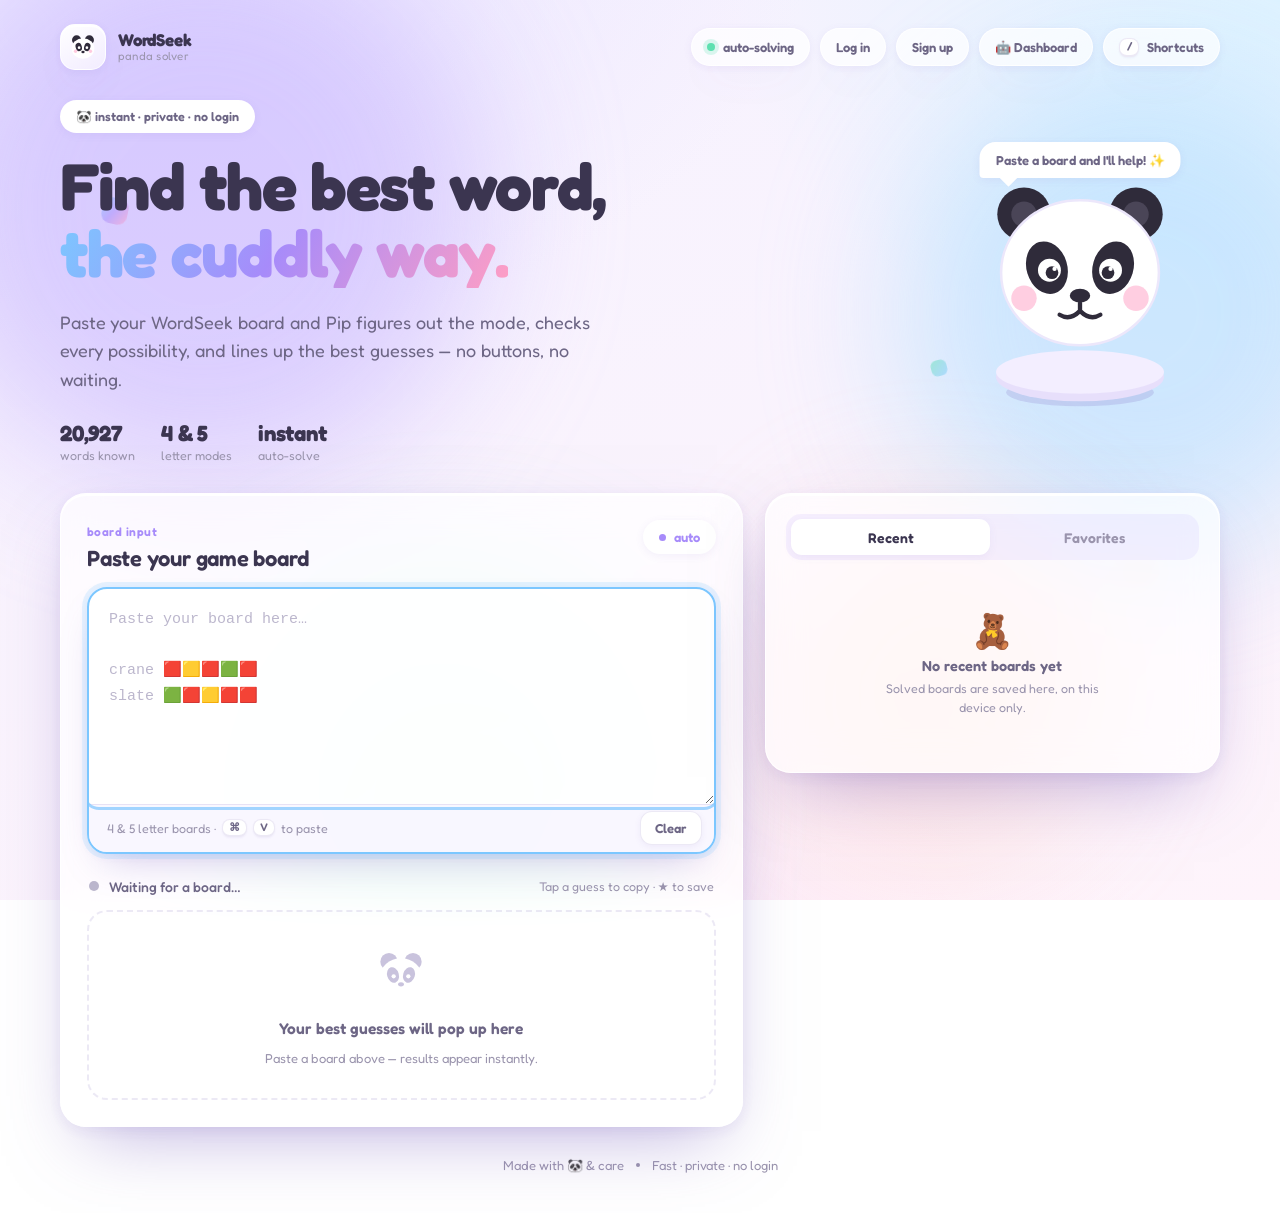
<file: templates/index.html>
<!doctype html>
<html lang="en" data-theme="light">
<head>
  <meta charset="utf-8">
  <meta name="viewport" content="width=device-width, initial-scale=1, viewport-fit=cover">
  <meta name="theme-color" content="#f4f1ff">
  <meta name="color-scheme" content="light">
  <meta name="description" content="A friendly WordSeek solver. Paste any 4 or 5 letter board — Pip the panda detects the mode and ranks the best guesses automatically.">

  <title>WordSeek — Panda Solver</title>

  <link rel="icon" type="image/svg+xml" href="/static/favicon.svg">
  <link rel="apple-touch-icon" href="/static/favicon.svg">

  <!-- One rounded, friendly font family (kept light); body falls back to system fonts -->
  <link rel="preconnect" href="https://fonts.googleapis.com">
  <link rel="preconnect" href="https://fonts.gstatic.com" crossorigin>
  <link href="https://fonts.googleapis.com/css2?family=Fredoka:wght@400;500;600;700&display=swap" rel="stylesheet">

  <link rel="stylesheet" href="/static/style.css">
</head>
<body>
  <!-- ============================================================= -->
  <!-- Ambient background: soft pastel blobs + toy shapes (CSS only)  -->
  <!-- ============================================================= -->
  <div class="bg" aria-hidden="true">
    <span class="blob blob-lav"></span>
    <span class="blob blob-sky"></span>
    <span class="blob blob-mint"></span>
    <span class="blob blob-peach"></span>
    <span class="toy toy-1"></span>
    <span class="toy toy-2"></span>
    <span class="toy toy-3"></span>
  </div>

  <!-- On-demand confetti (fires once when the board narrows to one word) -->
  <canvas id="confetti" class="confetti" aria-hidden="true"></canvas>

  <div class="page">
    <!-- ================= Top bar ================= -->
    <header class="topbar">
      <a class="brand" href="/" aria-label="WordSeek home">
        <span class="brand-mark" aria-hidden="true">
          <svg viewBox="0 0 48 48" class="brand-panda">
            <circle cx="15" cy="14" r="6.5" fill="#2f2b3a"/>
            <circle cx="33" cy="14" r="6.5" fill="#2f2b3a"/>
            <ellipse cx="24" cy="26" rx="16" ry="14.5" fill="#fff"/>
            <ellipse cx="18" cy="24" rx="4.4" ry="6" fill="#2f2b3a" transform="rotate(-16 18 24)"/>
            <ellipse cx="30" cy="24" rx="4.4" ry="6" fill="#2f2b3a" transform="rotate(16 30 24)"/>
            <circle cx="18.5" cy="25" r="1.9" fill="#fff"/>
            <circle cx="29.5" cy="25" r="1.9" fill="#fff"/>
            <ellipse cx="24" cy="31" rx="2.3" ry="1.7" fill="#2f2b3a"/>
            <circle cx="13.5" cy="30" r="2.4" fill="#ff9ec4" opacity=".55"/>
            <circle cx="34.5" cy="30" r="2.4" fill="#ff9ec4" opacity=".55"/>
          </svg>
        </span>
        <span class="brand-text">
          <span class="brand-name">WordSeek</span>
          <span class="brand-sub">panda solver</span>
        </span>
      </a>

      <div class="topbar-actions">
        <span class="live-badge" title="Solving happens the instant you paste">
          <i></i> auto-solving
        </span>
        <a class="chip-btn" href="/login">Log in</a>
        <a class="chip-btn" href="/register">Sign up</a>
        <a class="chip-btn" href="/dashboard" title="Your dashboard">🤖 Dashboard</a>
        <button id="shortcutsBtn" class="chip-btn" type="button" aria-haspopup="dialog" aria-controls="shortcutsModal">
          <kbd>/</kbd> Shortcuts
        </button>
      </div>
    </header>

    <!-- ================= Hero ================= -->
    <section class="hero">
      <div class="hero-copy">
        <span class="eyebrow">🐼 instant · private · no login</span>
        <h1 class="hero-title">
          Find the best word,
          <span class="wiggle-text">the cuddly way.</span>
        </h1>
        <p class="hero-sub">
          Paste your WordSeek board and Pip figures out the mode, checks every
          possibility, and lines up the best guesses — no buttons, no waiting.
        </p>
        <div class="hero-stats">
          <span class="stat"><b id="statWords">20,927</b><small>words known</small></span>
          <span class="stat"><b>4 &amp; 5</b><small>letter modes</small></span>
          <span class="stat"><b>instant</b><small>auto-solve</small></span>
        </div>
      </div>

      <!-- Pip the panda mascot (inline SVG, reacts to solver state) -->
      <div class="mascot" id="heroPanda" data-state="idle">
        <div class="mascot-bubble" id="pandaBubble">Paste a board and I'll help! ✨</div>
        <svg class="mascot-svg" viewBox="0 0 220 210" aria-hidden="true">
          <!-- ground shadow + pedestal -->
          <ellipse class="m-shadow" cx="110" cy="192" rx="58" ry="11"/>
          <ellipse class="m-pedestal" cx="110" cy="180" rx="66" ry="19"/>
          <ellipse class="m-pedestal-top" cx="110" cy="176" rx="66" ry="17"/>

          <!-- floating panda -->
          <g class="m-panda">
            <!-- ears -->
            <circle cx="66" cy="52" r="21" fill="#2f2b3a"/>
            <circle cx="154" cy="52" r="21" fill="#2f2b3a"/>
            <circle cx="66" cy="52" r="10" fill="#4a4557"/>
            <circle cx="154" cy="52" r="10" fill="#4a4557"/>
            <!-- head -->
            <ellipse cx="110" cy="98" rx="62" ry="57" fill="#fff"/>
            <ellipse cx="110" cy="98" rx="62" ry="57" fill="none" stroke="#ece7fb" stroke-width="2"/>
            <!-- eye patches -->
            <ellipse cx="84" cy="94" rx="16" ry="21" fill="#2f2b3a" transform="rotate(-17 84 94)"/>
            <ellipse cx="136" cy="94" rx="16" ry="21" fill="#2f2b3a" transform="rotate(17 136 94)"/>

            <!-- open eyes (default) -->
            <g class="m-eyes">
              <circle cx="86" cy="96" r="9" fill="#fff"/>
              <circle cx="134" cy="96" r="9" fill="#fff"/>
              <circle class="m-pupil" cx="88" cy="98" r="5" fill="#2f2b3a"/>
              <circle class="m-pupil" cx="132" cy="98" r="5" fill="#2f2b3a"/>
              <circle cx="90" cy="95" r="1.7" fill="#fff"/>
              <circle cx="134" cy="95" r="1.7" fill="#fff"/>
            </g>
            <!-- happy eyes (^ ^) shown on success -->
            <g class="m-eyes-happy">
              <path d="M76 98 q9 -11 18 0" fill="none" stroke="#2f2b3a" stroke-width="4.5" stroke-linecap="round"/>
              <path d="M126 98 q9 -11 18 0" fill="none" stroke="#2f2b3a" stroke-width="4.5" stroke-linecap="round"/>
            </g>

            <!-- cheeks -->
            <circle cx="66" cy="118" r="10" fill="#ff9ec4" opacity=".5"/>
            <circle cx="154" cy="118" r="10" fill="#ff9ec4" opacity=".5"/>

            <!-- nose -->
            <ellipse cx="110" cy="116" rx="8" ry="5.5" fill="#2f2b3a"/>
            <!-- mouths -->
            <path class="m-mouth" d="M110 122 v6 M110 128 q-8 8 -16 3 M110 128 q8 8 16 3" fill="none" stroke="#2f2b3a" stroke-width="3.4" stroke-linecap="round"/>
            <path class="m-mouth-happy" d="M96 126 q14 14 28 0" fill="none" stroke="#2f2b3a" stroke-width="3.6" stroke-linecap="round"/>
            <path class="m-mouth-sad" d="M98 132 q12 -11 24 0" fill="none" stroke="#2f2b3a" stroke-width="3.4" stroke-linecap="round"/>
          </g>
          <!-- sparkles for the happy state -->
          <g class="m-sparkles">
            <path d="M40 60 l3 7 7 3 -7 3 -3 7 -3 -7 -7 -3 7 -3z" fill="#ffd76a"/>
            <path d="M182 78 l2.4 5.6 5.6 2.4 -5.6 2.4 -2.4 5.6 -2.4 -5.6 -5.6 -2.4 5.6 -2.4z" fill="#7cc7ff"/>
            <path d="M172 34 l2 4.6 4.6 2 -4.6 2 -2 4.6 -2 -4.6 -4.6 -2 4.6 -2z" fill="#ff9ec4"/>
          </g>
        </svg>
      </div>
    </section>

    <!-- ================= Workspace ================= -->
    <div class="workspace">
      <!-- ---------- Solver card ---------- -->
      <section class="solver card" aria-labelledby="solverHeading">
        <div class="card-head">
          <div>
            <span class="section-eyebrow">board input</span>
            <h2 id="solverHeading" class="card-title">Paste your game board</h2>
          </div>
          <div id="modeBadge" class="mode-badge" title="Detected automatically" aria-live="polite">
            <span class="mode-dot"></span><span class="mode-label">auto</span>
          </div>
        </div>

        <!-- Textarea with bouncy focus + soft glow -->
        <div class="input-wrap" id="inputWrap">
          <label class="visually-hidden" for="board">WordSeek board input</label>
          <textarea
            id="board"
            spellcheck="false"
            autocomplete="off"
            autocapitalize="off"
            autocorrect="off"
            rows="7"
            aria-describedby="inputHint"
            placeholder="Paste your board here…&#10;&#10;crane 🟥🟨🟥🟩🟥&#10;slate 🟩🟥🟨🟥🟥"></textarea>
          <div class="input-footer">
            <span id="inputHint" class="input-hint">
              4 &amp; 5 letter boards · <kbd>⌘</kbd><kbd>V</kbd> to paste
            </span>
            <button id="clearBtn" class="soft-btn" type="button" aria-label="Clear the board">Clear</button>
          </div>
        </div>

        <!-- Results header -->
        <div class="results-head">
          <div class="status-wrap">
            <span id="statusDot" class="status-dot"></span>
            <span id="status" class="status-text">Waiting for a board…</span>
          </div>
          <span class="hint-inline">Tap a guess to copy · ★ to save</span>
        </div>

        <!-- Skeleton loading (soft shimmer) -->
        <div id="skeleton" class="skeleton" aria-hidden="true">
          <div class="sk-hero shimmer"></div>
          <div class="sk-grid">
            <span class="shimmer"></span><span class="shimmer"></span>
            <span class="shimmer"></span><span class="shimmer"></span>
            <span class="shimmer"></span><span class="shimmer"></span>
          </div>
        </div>

        <!-- Best guess spotlight -->
        <div id="bestWrap" class="best-wrap" hidden>
          <div class="best-card" tabindex="0" role="button" aria-label="Copy best guess">
            <div class="best-meta">
              <span class="best-badge" aria-hidden="true">🏆</span>
              <span class="best-tag">best guess</span>
              <button class="fav-btn best-fav" type="button" aria-label="Save to favorites" data-word="">
                <svg viewBox="0 0 24 24" class="star"><path d="M12 2.5l2.9 6.06 6.6.79-4.9 4.55 1.3 6.6L12 17.9 6.1 21.1l1.3-6.6L2.5 9.35l6.6-.79z"/></svg>
              </button>
            </div>
            <span id="bestWord" class="best-word">—</span>
            <div class="best-foot">
              <div class="confidence">
                <div class="confidence-track"><span id="bestBar" class="confidence-fill"></span></div>
                <span id="bestPct" class="confidence-pct">100%</span>
              </div>
              <span class="best-copy-hint"><kbd>Enter</kbd> to copy</span>
            </div>
          </div>
        </div>

        <!-- Remaining ranked guesses -->
        <div id="guesses" class="guesses" role="list" aria-live="polite" aria-label="Ranked guesses"></div>

        <!-- Empty / no-result state -->
        <div id="emptyState" class="empty-state">
          <div class="empty-panda" aria-hidden="true">
            <svg viewBox="0 0 48 48" class="brand-panda">
              <circle cx="15" cy="14" r="6.5" fill="#c9c3dd"/>
              <circle cx="33" cy="14" r="6.5" fill="#c9c3dd"/>
              <ellipse cx="24" cy="26" rx="16" ry="14.5" fill="#fff"/>
              <ellipse cx="18" cy="24" rx="4.4" ry="6" fill="#c9c3dd" transform="rotate(-16 18 24)"/>
              <ellipse cx="30" cy="24" rx="4.4" ry="6" fill="#c9c3dd" transform="rotate(16 30 24)"/>
              <circle cx="18.5" cy="25" r="1.6" fill="#fff"/>
              <circle cx="29.5" cy="25" r="1.6" fill="#fff"/>
              <ellipse cx="24" cy="31" rx="2.2" ry="1.6" fill="#c9c3dd"/>
            </svg>
          </div>
          <p class="empty-title">Your best guesses will pop up here</p>
          <p class="empty-sub">Paste a board above — results appear instantly.</p>
        </div>
      </section>

      <!-- ---------- Side panel ---------- -->
      <aside class="panel card" aria-label="History and favorites">
        <div class="panel-tabs" role="tablist" aria-label="Saved data">
          <button id="tabHistory" class="tab active" role="tab" aria-selected="true" aria-controls="historyView" type="button">Recent</button>
          <button id="tabFavorites" class="tab" role="tab" aria-selected="false" aria-controls="favoritesView" type="button">Favorites</button>
          <span class="tab-indicator" aria-hidden="true"></span>
        </div>

        <div id="historyView" class="panel-view" role="tabpanel" aria-labelledby="tabHistory">
          <div id="historyList" class="panel-list"></div>
          <div id="historyEmpty" class="panel-empty">
            <span class="panel-empty-icon" aria-hidden="true">🧸</span>
            <p>No recent boards yet</p>
            <small>Solved boards are saved here, on this device only.</small>
          </div>
          <button id="clearHistory" class="panel-clear soft-btn" type="button" hidden>Clear history</button>
        </div>

        <div id="favoritesView" class="panel-view" role="tabpanel" aria-labelledby="tabFavorites" hidden>
          <div id="favoritesList" class="panel-list favorites-list"></div>
          <div id="favoritesEmpty" class="panel-empty">
            <span class="panel-empty-icon" aria-hidden="true">⭐</span>
            <p>No favorites yet</p>
            <small>Tap the star on any guess to keep it here.</small>
          </div>
        </div>
      </aside>
    </div>

    <footer class="site-footer">
      <span>Made with 🐼 &amp; care</span>
      <span class="footer-dot" aria-hidden="true"></span>
      <span>Fast · private · no login</span>
    </footer>
  </div>

  <!-- ================= Shortcuts modal ================= -->
  <div id="shortcutsModal" class="modal" role="dialog" aria-modal="true" aria-labelledby="shortcutsTitle" hidden>
    <div class="modal-backdrop" data-close></div>
    <div class="modal-card card">
      <div class="modal-head">
        <h3 id="shortcutsTitle">Keyboard shortcuts</h3>
        <button class="soft-btn modal-close" type="button" data-close aria-label="Close">✕</button>
      </div>
      <ul class="shortcut-list">
        <li><span>Focus the board</span><span class="keys"><kbd>/</kbd></span></li>
        <li><span>Clear the board</span><span class="keys"><kbd>Esc</kbd></span></li>
        <li><span>Copy the best guess</span><span class="keys"><kbd>Enter</kbd></span></li>
        <li><span>Move between guesses</span><span class="keys"><kbd>←</kbd><kbd>→</kbd></span></li>
        <li><span>Copy a focused guess</span><span class="keys"><kbd>Space</kbd></span></li>
      </ul>
    </div>
  </div>

  <!-- Toast stack -->
  <div id="toastStack" class="toast-stack" aria-live="polite" aria-atomic="false"></div>

  <script src="/static/script.js" defer></script>
</body>
</html>
</file>
<file: static/style.css>
/* ============================================================================
   WordSeek — cute pastel "panda" theme
   Performance notes:
     - No JS animation libraries; all motion is CSS transform/opacity/filter.
     - Only 4 blurred blobs + 3 toy shapes as ambient (no particle canvas).
     - Confetti is on-demand only. Small DOM, one webfont family.
   Sections:
     1. Tokens   2. Reset/base   3. Background   4. Layout   5. Top bar
     6. Hero + panda mascot   7. Cards   8. Input   9. Results
     10. Side panel   11. Footer   12. Toasts   13. Modal
     14. Keyframes   15. Responsive   16. Reduced motion
   ========================================================================== */

/* ------------------------------------------------------------------ */
/* 1. Design tokens                                                    */
/* ------------------------------------------------------------------ */
:root {
  /* Pastel surfaces */
  --bg-1: #f5f2ff;
  --bg-2: #fef4fb;
  --card: rgba(255, 255, 255, 0.72);
  --card-solid: #ffffff;

  /* Ink */
  --ink: #3b3550;
  --ink-soft: #6d6685;
  --muted: #9a94ad;
  --faint: #bcb7cd;

  /* Pastel accents */
  --lav: #a78bfa;
  --sky: #7cc7ff;
  --mint: #5ee0b0;
  --peach: #ffb59e;
  --pink: #ff9ec4;
  --sun: #ffd76a;
  --panda: #2f2b3a;

  /* Signature gradient */
  --grad: linear-gradient(120deg, #7cc7ff, #a78bfa 48%, #ff9ec4);
  --grad-mint: linear-gradient(120deg, #5ee0b0, #7cc7ff);

  /* Borders */
  --line: rgba(120, 100, 180, 0.14);
  --line-soft: rgba(255, 255, 255, 0.85);

  /* Soft "clay" shadows */
  --clay: 0 18px 40px -18px rgba(120, 95, 190, 0.4), 0 2px 8px rgba(120, 95, 190, 0.08);
  --clay-lg: 0 30px 70px -26px rgba(120, 95, 190, 0.5), 0 4px 14px rgba(120, 95, 190, 0.1);
  --inset-hi: inset 0 2px 0 rgba(255, 255, 255, 0.9);

  /* Motion */
  --bounce: cubic-bezier(0.34, 1.56, 0.64, 1);   /* overshoot / bouncy */
  --ease: cubic-bezier(0.22, 0.7, 0.28, 1);
  --ease-out: cubic-bezier(0.16, 1, 0.3, 1);

  --radius: 26px;
  --radius-sm: 16px;
  --maxw: 1160px;
}

/* ------------------------------------------------------------------ */
/* 2. Reset / base                                                     */
/* ------------------------------------------------------------------ */
*, *::before, *::after { box-sizing: border-box; }

html { -webkit-text-size-adjust: 100%; }

body {
  margin: 0;
  min-height: 100vh;
  min-height: 100dvh;
  color: var(--ink);
  background:
    radial-gradient(1100px 700px at 12% -8%, #eae4ff, transparent 60%),
    radial-gradient(1000px 700px at 100% 0%, #dff3ff, transparent 55%),
    radial-gradient(900px 800px at 50% 120%, #ffe9f5, transparent 60%),
    linear-gradient(160deg, var(--bg-1), var(--bg-2));
  background-attachment: fixed;
  font-family: "Fredoka", system-ui, -apple-system, BlinkMacSystemFont, "Segoe UI", sans-serif;
  font-weight: 400;
  -webkit-font-smoothing: antialiased;
  overflow-x: hidden;
}

button, textarea, input { font: inherit; color: inherit; }
a { color: inherit; text-decoration: none; }
::selection { background: rgba(167, 139, 250, 0.28); }

.visually-hidden {
  position: absolute; width: 1px; height: 1px; padding: 0; margin: -1px;
  overflow: hidden; clip: rect(0 0 0 0); white-space: nowrap; border: 0;
}

kbd {
  display: inline-flex; align-items: center; justify-content: center;
  min-width: 20px; height: 21px; padding: 0 6px;
  border: 1px solid var(--line);
  border-bottom-width: 2px;
  border-radius: 8px;
  background: #fff;
  color: var(--ink-soft);
  font: 600 11px/1 "Fredoka", monospace;
  box-shadow: 0 1px 2px rgba(120, 95, 190, 0.08);
}

:focus-visible { outline: 3px solid rgba(124, 199, 255, 0.7); outline-offset: 3px; border-radius: 10px; }

/* ------------------------------------------------------------------ */
/* 3. Background (pastel blobs + toy shapes)                           */
/* ------------------------------------------------------------------ */
.bg { position: fixed; inset: 0; z-index: -2; overflow: hidden; pointer-events: none; }

.blob {
  position: absolute; border-radius: 50%;
  filter: blur(70px);
  opacity: 0.55;
  will-change: transform;
}
.blob-lav   { width: 44vw; max-width: 560px; aspect-ratio: 1; background: #c3b0ff; top: -8%; left: -6%;  animation: float1 20s var(--ease) infinite alternate; }
.blob-sky   { width: 38vw; max-width: 480px; aspect-ratio: 1; background: #a9dcff; top: 8%;  right: -8%; animation: float2 24s var(--ease) infinite alternate; }
.blob-mint  { width: 34vw; max-width: 430px; aspect-ratio: 1; background: #b6f2da; bottom: -12%; left: 18%; opacity: 0.5; animation: float3 26s var(--ease) infinite alternate; }
.blob-peach { width: 26vw; max-width: 330px; aspect-ratio: 1; background: #ffd3c4; bottom: 6%; right: 14%; opacity: 0.45; animation: float1 22s var(--ease) infinite alternate-reverse; }

/* Small floating toy shapes — pure CSS, GPU transforms */
.toy { position: absolute; opacity: 0.5; will-change: transform; }
.toy-1 { top: 22%; left: 8%;  width: 26px; height: 26px; border-radius: 9px; background: var(--grad); transform: rotate(12deg); animation: bob 7s var(--ease) infinite; }
.toy-2 { top: 62%; right: 10%; width: 20px; height: 20px; border-radius: 50%; background: linear-gradient(140deg, #ffd76a, #ffb59e); animation: bob 9s var(--ease) infinite 1s; }
.toy-3 { top: 40%; right: 26%; width: 16px; height: 16px; border-radius: 6px; background: linear-gradient(140deg, #5ee0b0, #7cc7ff); transform: rotate(-14deg); animation: bob 8s var(--ease) infinite 0.5s; }

.confetti { position: fixed; inset: 0; z-index: 60; width: 100%; height: 100%; pointer-events: none; }

/* ------------------------------------------------------------------ */
/* 4. Layout                                                           */
/* ------------------------------------------------------------------ */
.page {
  width: min(var(--maxw), 100% - 40px);
  margin: 0 auto;
  padding: 24px 0 40px;
  display: flex; flex-direction: column; gap: 30px;
  min-height: 100dvh;
}

.workspace {
  display: grid;
  grid-template-columns: minmax(0, 1.5fr) minmax(0, 1fr);
  gap: 22px;
  align-items: start;
}

/* ------------------------------------------------------------------ */
/* 5. Top bar                                                          */
/* ------------------------------------------------------------------ */
.topbar {
  display: flex; align-items: center; justify-content: space-between; gap: 16px;
  animation: drop-in 0.6s var(--ease-out) both;
}
.brand { display: inline-flex; align-items: center; gap: 12px; }
.brand-mark {
  width: 46px; height: 46px; border-radius: 15px;
  display: grid; place-items: center;
  background: linear-gradient(150deg, #fff, #f2ecff);
  box-shadow: var(--clay), var(--inset-hi);
  border: 1px solid var(--line-soft);
  transition: transform 0.4s var(--bounce);
}
.brand-panda { width: 34px; height: 34px; display: block; }
.brand:hover .brand-mark { transform: rotate(-8deg) scale(1.06); }
.brand-text { display: flex; flex-direction: column; line-height: 1.1; }
.brand-name { font-weight: 700; font-size: 17px; letter-spacing: -0.01em; }
.brand-sub  { font-size: 11.5px; color: var(--muted); letter-spacing: 0.02em; }

.topbar-actions { display: flex; align-items: center; gap: 10px; }
.live-badge, .chip-btn {
  display: inline-flex; align-items: center; gap: 8px;
  height: 38px; padding: 0 15px;
  border-radius: 999px;
  border: 1px solid var(--line-soft);
  background: var(--card);
  backdrop-filter: blur(12px); -webkit-backdrop-filter: blur(12px);
  box-shadow: var(--clay);
  font-size: 13px; font-weight: 600; color: var(--ink-soft);
}
.live-badge i {
  width: 8px; height: 8px; border-radius: 50%;
  background: var(--mint); box-shadow: 0 0 0 4px rgba(94, 224, 176, 0.22);
  animation: pulse-dot 1.8s ease-in-out infinite;
}
.chip-btn { cursor: pointer; transition: transform 0.3s var(--bounce), box-shadow 0.3s var(--ease); }
.chip-btn kbd { height: 19px; }
.chip-btn:hover { transform: translateY(-2px); box-shadow: var(--clay-lg); }
.chip-btn:active { transform: translateY(0) scale(0.97); }

/* ------------------------------------------------------------------ */
/* 6. Hero + panda mascot                                              */
/* ------------------------------------------------------------------ */
.hero {
  display: grid;
  grid-template-columns: 1fr auto;
  align-items: center;
  gap: 26px;
  animation: rise 0.75s 0.05s var(--ease-out) both;
}
.hero-copy { max-width: 620px; }

.eyebrow {
  display: inline-flex; align-items: center; gap: 8px;
  padding: 8px 15px; border-radius: 999px;
  background: #fff;
  border: 1px solid var(--line-soft);
  box-shadow: var(--clay);
  color: var(--ink-soft);
  font-size: 12.5px; font-weight: 600;
}
.hero-title {
  margin: 20px 0 0;
  font-size: clamp(38px, 6vw, 66px);
  line-height: 1.02;
  font-weight: 700;
  letter-spacing: -0.02em;
}
.wiggle-text {
  display: inline-block;
  background: var(--grad);
  -webkit-background-clip: text; background-clip: text; color: transparent;
  animation: wiggle 6s var(--ease) infinite;
  transform-origin: 10% 90%;
}
.hero-sub {
  margin: 20px 0 0; max-width: 560px;
  color: var(--ink-soft);
  font-size: clamp(15px, 1.7vw, 18px);
  line-height: 1.6; font-weight: 400;
}
.hero-stats { margin-top: 26px; display: flex; gap: 26px; flex-wrap: wrap; }
.stat { display: flex; flex-direction: column; gap: 2px; }
.stat b { font-size: 22px; font-weight: 700; letter-spacing: -0.01em; }
.stat small { color: var(--muted); font-size: 12.5px; }

/* --- Mascot --- */
.mascot {
  position: relative;
  width: clamp(210px, 26vw, 280px);
  flex: none;
}
.mascot-svg { width: 100%; height: auto; display: block; overflow: visible; }

.mascot-bubble {
  position: absolute; top: -6px; left: 50%; transform: translateX(-50%);
  padding: 9px 15px; border-radius: 16px 16px 16px 4px;
  background: #fff; border: 1px solid var(--line-soft);
  box-shadow: var(--clay);
  font-size: 13px; font-weight: 600; color: var(--ink-soft);
  white-space: nowrap; z-index: 2;
  animation: bubble-in 0.5s var(--bounce) both;
}
.mascot-bubble::after {
  content: ""; position: absolute; left: 22px; bottom: -7px;
  width: 12px; height: 12px; background: #fff;
  border-right: 1px solid var(--line-soft); border-bottom: 1px solid var(--line-soft);
  transform: rotate(45deg);
}

/* pieces */
.m-shadow { fill: rgba(120, 95, 190, 0.18); animation: shadow-breathe 4s var(--ease) infinite; }
.m-pedestal { fill: #e7dffb; }
.m-pedestal-top { fill: #f3eeff; }
.m-panda { transform-box: fill-box; transform-origin: center; animation: float-panda 4s var(--ease) infinite; }
.m-eyes { transform-box: fill-box; transform-origin: center; animation: blink 5.5s infinite; }
.m-eyes-happy, .m-mouth-happy, .m-mouth-sad, .m-sparkles { opacity: 0; }

/* Expression states (toggled via data-state on #heroPanda) */
.mascot[data-state="thinking"] .m-panda { animation: think-tilt 2.2s var(--ease) infinite; }
.mascot[data-state="happy"] .m-eyes,
.mascot[data-state="happy"] .m-mouth { opacity: 0; }
.mascot[data-state="happy"] .m-eyes-happy,
.mascot[data-state="happy"] .m-mouth-happy,
.mascot[data-state="happy"] .m-sparkles { opacity: 1; }
.mascot[data-state="happy"] .m-panda { animation: happy-bounce 0.7s var(--bounce); }
.mascot[data-state="happy"] .m-sparkles { animation: sparkle 0.9s var(--ease); }
.mascot[data-state="sad"] .m-mouth { opacity: 0; }
.mascot[data-state="sad"] .m-mouth-sad { opacity: 1; }
.mascot[data-state="sad"] .m-panda { animation: shake 0.5s var(--ease); }

/* ------------------------------------------------------------------ */
/* 7. Cards                                                            */
/* ------------------------------------------------------------------ */
.card {
  position: relative;
  border-radius: var(--radius);
  background: var(--card);
  border: 1px solid var(--line-soft);
  backdrop-filter: blur(18px) saturate(150%); -webkit-backdrop-filter: blur(18px) saturate(150%);
  box-shadow: var(--clay-lg), var(--inset-hi);
}
.solver { padding: 26px; animation: rise 0.8s 0.12s var(--ease-out) both; }
.panel  { padding: 20px; animation: rise 0.8s 0.2s var(--ease-out) both; }

.card-head { display: flex; align-items: flex-start; justify-content: space-between; gap: 14px; }
.section-eyebrow {
  font-size: 12px; font-weight: 600; letter-spacing: 0.04em;
  color: var(--lav); text-transform: lowercase;
}
.card-title { margin: 5px 0 0; font-size: 22px; font-weight: 600; letter-spacing: -0.01em; }

.mode-badge {
  display: inline-flex; align-items: center; gap: 8px;
  height: 34px; padding: 0 15px; border-radius: 999px;
  background: #fff; border: 1px solid var(--line-soft);
  box-shadow: var(--clay);
  color: var(--lav); font-size: 13px; font-weight: 600;
  transition: transform 0.3s var(--bounce);
}
.mode-badge .mode-dot { width: 7px; height: 7px; border-radius: 50%; background: currentColor; }
.mode-badge.mode-4 { color: var(--pink); }
.mode-badge.mode-5 { color: var(--lav); }
.mode-badge.pop { animation: badge-pop 0.45s var(--bounce); }

/* ------------------------------------------------------------------ */
/* 8. Input                                                            */
/* ------------------------------------------------------------------ */
.input-wrap {
  margin-top: 18px;
  border-radius: 20px;
  background: rgba(255, 255, 255, 0.85);
  border: 2px solid var(--line);
  box-shadow: inset 0 2px 6px rgba(120, 95, 190, 0.06);
  overflow: hidden;
  transition: border-color 0.3s var(--ease), box-shadow 0.3s var(--ease), transform 0.3s var(--bounce);
}
.input-wrap:focus-within {
  border-color: var(--sky);
  box-shadow: 0 0 0 5px rgba(124, 199, 255, 0.18), var(--clay);
  transform: translateY(-2px);
}
textarea {
  display: block; width: 100%; min-height: 190px;
  resize: vertical; border: 0; outline: 0;
  padding: 18px 20px;
  background: transparent;
  color: var(--ink);
  caret-color: var(--lav);
  font-family: ui-monospace, SFMono-Regular, Menlo, Consolas, monospace;
  font-size: 15px; line-height: 1.7;
}
textarea::placeholder { color: var(--faint); }

.input-footer {
  display: flex; align-items: center; justify-content: space-between; gap: 12px;
  min-height: 48px; padding: 0 12px 0 18px;
  border-top: 1px solid var(--line);
  background: rgba(245, 242, 255, 0.6);
}
.input-hint { display: inline-flex; align-items: center; gap: 6px; color: var(--muted); font-size: 12.5px; }
.input-hint kbd { height: 18px; }

.soft-btn {
  border: 1px solid var(--line); border-radius: 12px;
  padding: 8px 14px; background: #fff; color: var(--ink-soft);
  cursor: pointer; font-size: 13px; font-weight: 600;
  box-shadow: 0 2px 6px rgba(120, 95, 190, 0.08);
  transition: transform 0.25s var(--bounce), box-shadow 0.25s var(--ease), color 0.2s;
}
.soft-btn:hover { transform: translateY(-2px); box-shadow: var(--clay); color: var(--ink); }
.soft-btn:active { transform: translateY(0) scale(0.96); }

/* ------------------------------------------------------------------ */
/* 9. Results                                                          */
/* ------------------------------------------------------------------ */
.results-head {
  display: flex; align-items: center; justify-content: space-between; gap: 12px;
  margin: 22px 2px 15px;
}
.status-wrap { display: flex; align-items: center; gap: 10px; }
.status-text { color: var(--ink-soft); font-size: 14px; font-weight: 500; }
.status-dot { width: 10px; height: 10px; border-radius: 50%; background: var(--faint); transition: all 0.3s var(--ease); }
.status-dot.active  { background: var(--mint); box-shadow: 0 0 0 4px rgba(94, 224, 176, 0.22); }
.status-dot.loading { background: var(--sky);  box-shadow: 0 0 0 4px rgba(124, 199, 255, 0.22); animation: pulse-dot 1s infinite; }
.status-dot.error   { background: var(--peach);box-shadow: 0 0 0 4px rgba(255, 181, 158, 0.28); }
.hint-inline { color: var(--muted); font-size: 12.5px; }

/* Skeleton */
.skeleton { display: none; }
.skeleton.show { display: block; animation: fade 0.3s var(--ease) both; }
.sk-hero { height: 116px; border-radius: 20px; margin-bottom: 12px; }
.sk-grid { display: grid; grid-template-columns: repeat(3, 1fr); gap: 12px; }
.sk-grid span { height: 78px; border-radius: 16px; }
.shimmer { position: relative; background: rgba(167, 139, 250, 0.1); overflow: hidden; }
.shimmer::after {
  content: ""; position: absolute; inset: 0;
  background: linear-gradient(100deg, transparent 20%, rgba(255, 255, 255, 0.75) 50%, transparent 80%);
  transform: translateX(-100%);
  animation: shimmer-slide 1.4s ease-in-out infinite;
}

/* Best guess */
.best-wrap { margin-bottom: 14px; }
.best-card {
  position: relative; overflow: hidden;
  border-radius: 22px; padding: 20px 22px;
  background: linear-gradient(140deg, #fff, #f4efff 60%, #ffeef7);
  border: 1px solid var(--line-soft);
  box-shadow: var(--clay-lg), var(--inset-hi);
  cursor: pointer;
  transition: transform 0.3s var(--bounce), box-shadow 0.3s var(--ease);
  animation: pop-in 0.55s var(--bounce) both;
}
.best-card:hover { transform: translateY(-4px) rotate(-0.4deg); box-shadow: var(--clay-lg); }
.best-badge {
  font-size: 24px; line-height: 1; pointer-events: none;
  transform-origin: 50% 10%;
  animation: badge-swing 3s var(--ease) infinite;
}
.best-meta { display: flex; align-items: center; gap: 10px; }
.best-tag { font-size: 12.5px; font-weight: 600; color: var(--lav); text-transform: lowercase; letter-spacing: 0.02em; }
.best-word {
  display: block; margin: 8px 0 14px;
  font-size: clamp(46px, 9vw, 72px); font-weight: 700;
  letter-spacing: 0.02em; text-transform: uppercase;
  background: var(--grad);
  -webkit-background-clip: text; background-clip: text; color: transparent;
}
.best-foot { display: flex; align-items: center; justify-content: space-between; gap: 16px; }
.best-copy-hint { color: var(--ink-soft); font-size: 12.5px; display: inline-flex; align-items: center; gap: 6px; white-space: nowrap; }

.confidence { display: flex; align-items: center; gap: 10px; flex: 1; min-width: 0; }
.confidence-track { position: relative; flex: 1; height: 9px; min-width: 60px; border-radius: 999px; background: rgba(167, 139, 250, 0.16); overflow: hidden; }
.confidence-fill { position: absolute; inset: 0; width: 0; border-radius: 999px; background: var(--grad); transition: width 0.8s var(--bounce); }
.confidence-pct { font-size: 13px; font-weight: 600; color: var(--ink-soft); min-width: 42px; text-align: right; }

/* Favorite star */
.fav-btn {
  display: inline-grid; place-items: center; margin-left: auto;
  width: 32px; height: 32px; border-radius: 11px;
  border: 1px solid var(--line); background: #fff; color: var(--faint);
  cursor: pointer; box-shadow: 0 2px 5px rgba(120, 95, 190, 0.08);
  transition: transform 0.25s var(--bounce), color 0.2s, border-color 0.2s;
}
.fav-btn .star { width: 16px; height: 16px; fill: none; stroke: currentColor; stroke-width: 1.7; }
.fav-btn:hover { color: var(--sun); border-color: #ffe39a; transform: scale(1.12) rotate(6deg); }
.fav-btn.is-fav { color: var(--sun); border-color: #ffe39a; background: #fff9e8; }
.fav-btn.is-fav .star { fill: var(--sun); }
.fav-btn.burst { animation: star-burst 0.5s var(--bounce); }

/* Ranked guesses */
.guesses { display: grid; grid-template-columns: repeat(3, minmax(0, 1fr)); gap: 12px; }
.guesses:empty { display: none; }
.guess {
  position: relative; overflow: hidden;
  min-height: 84px;
  display: flex; flex-direction: column; justify-content: center; gap: 9px;
  padding: 14px 15px;
  border-radius: 18px;
  border: 1px solid var(--line-soft);
  background: linear-gradient(160deg, #ffffff, #faf7ff);
  box-shadow: var(--clay), var(--inset-hi);
  cursor: pointer; text-align: left;
  transition: transform 0.25s var(--bounce), box-shadow 0.25s var(--ease);
  animation: pop-in 0.5s var(--bounce) both;
  will-change: transform;
}
.guess:hover { transform: translateY(-5px) rotate(-0.5deg); box-shadow: var(--clay-lg); }
.guess:active { transform: translateY(-1px) scale(0.98); }
.guess-top { display: flex; align-items: center; gap: 8px; }
.guess-rank {
  display: inline-grid; place-items: center;
  min-width: 24px; height: 22px; padding: 0 7px;
  border-radius: 8px; background: rgba(167, 139, 250, 0.14);
  color: var(--lav); font-size: 12px; font-weight: 600;
}
.guess-word { font-size: 22px; font-weight: 700; letter-spacing: 0.03em; text-transform: uppercase; color: var(--ink); }
.guess .fav-btn { width: 26px; height: 26px; border-radius: 8px; }
.guess .fav-btn .star { width: 13px; height: 13px; }
.guess-bar { height: 6px; border-radius: 999px; background: rgba(167, 139, 250, 0.14); overflow: hidden; }
.guess-bar span { display: block; height: 100%; width: 0; border-radius: inherit; background: var(--grad-mint); transition: width 0.7s var(--bounce); }
.guess.copied { border-color: var(--mint); box-shadow: 0 0 0 4px rgba(94, 224, 176, 0.2), var(--clay); }
.best-card.copied { animation: copy-pop 0.5s var(--bounce); }

/* Empty state */
.empty-state {
  display: flex; flex-direction: column; align-items: center; justify-content: center;
  gap: 12px; min-height: 190px; padding: 24px;
  border: 2px dashed var(--line); border-radius: 20px; text-align: center;
}
.empty-state.hidden { display: none; }
.empty-panda { width: 64px; height: 64px; animation: bob 4s var(--ease) infinite; }
.empty-panda .brand-panda { width: 100%; height: 100%; }
.empty-title { margin: 0; font-size: 15.5px; font-weight: 600; color: var(--ink-soft); }
.empty-sub { margin: 0; font-size: 13px; color: var(--muted); }

/* ------------------------------------------------------------------ */
/* 10. Side panel                                                      */
/* ------------------------------------------------------------------ */
.panel-tabs {
  position: relative; display: grid; grid-template-columns: 1fr 1fr; gap: 4px;
  padding: 5px; border-radius: 15px;
  background: rgba(167, 139, 250, 0.1);
}
.tab {
  position: relative; z-index: 1; height: 36px; border: 0; border-radius: 11px;
  background: transparent; color: var(--muted); cursor: pointer;
  font-size: 14px; font-weight: 600; transition: color 0.25s var(--ease);
}
.tab.active { color: var(--ink); }
.tab-indicator {
  position: absolute; top: 5px; left: 5px;
  width: calc(50% - 7px); height: 36px; border-radius: 11px;
  background: #fff; box-shadow: var(--clay);
  transition: transform 0.4s var(--bounce);
}
.tab-indicator.right { transform: translateX(calc(100% + 4px)); }

.panel-view { margin-top: 16px; }
.panel-view[hidden] { display: none; }
.panel-list { display: flex; flex-direction: column; gap: 9px; max-height: 430px; overflow-y: auto; padding-right: 2px; }
.panel-list::-webkit-scrollbar { width: 8px; }
.panel-list::-webkit-scrollbar-thumb { background: rgba(167, 139, 250, 0.28); border-radius: 999px; }
.panel-list:empty { display: none; }

.hist-item {
  display: flex; align-items: center; gap: 12px;
  padding: 11px; border-radius: 15px;
  border: 1px solid var(--line-soft); background: #fff;
  box-shadow: 0 3px 10px rgba(120, 95, 190, 0.06);
  cursor: pointer; text-align: left;
  transition: transform 0.25s var(--bounce), box-shadow 0.25s var(--ease);
  animation: fade 0.35s var(--ease) both;
}
.hist-item:hover { transform: translateX(3px) translateY(-1px); box-shadow: var(--clay); }
.hist-avatar {
  flex: none; width: 42px; height: 42px; border-radius: 13px;
  display: grid; place-items: center;
  font-size: 16px; font-weight: 700; text-transform: uppercase; color: #fff;
  background: var(--grad);
}
.hist-body { min-width: 0; flex: 1; }
.hist-word { font-size: 15px; font-weight: 700; text-transform: uppercase; letter-spacing: 0.03em; }
.hist-meta { margin-top: 3px; font-size: 12px; color: var(--muted); display: flex; gap: 6px; align-items: center; }
.hist-tag { padding: 1px 7px; border-radius: 7px; font-size: 11px; font-weight: 600; background: rgba(167, 139, 250, 0.16); color: var(--lav); }
.hist-tag.m4 { background: rgba(255, 158, 196, 0.18); color: #e77aa6; }

.fav-item {
  display: flex; align-items: center; gap: 10px;
  padding: 9px 10px 9px 14px; border-radius: 15px;
  border: 1px solid var(--line-soft); background: #fff;
  box-shadow: 0 3px 10px rgba(120, 95, 190, 0.06);
  animation: fade 0.35s var(--ease) both;
  transition: transform 0.2s var(--bounce);
}
.fav-item:hover { transform: translateX(2px); }
.fav-word {
  flex: 1; min-width: 0; border: 0; background: none; text-align: left; cursor: pointer;
  font-size: 17px; font-weight: 700; text-transform: uppercase; letter-spacing: 0.04em; color: var(--ink);
}
.fav-remove {
  flex: none; width: 28px; height: 28px; border-radius: 9px;
  border: 1px solid var(--line); background: #fff; color: var(--muted);
  cursor: pointer; font-size: 14px; line-height: 1;
  transition: transform 0.2s var(--bounce), color 0.2s;
}
.fav-remove:hover { color: var(--pink); transform: scale(1.1) rotate(90deg); }

.panel-empty { display: flex; flex-direction: column; align-items: center; text-align: center; gap: 6px; padding: 34px 14px; }
.panel-empty[hidden] { display: none; }
.panel-empty-icon { font-size: 34px; animation: bob 3.5s var(--ease) infinite; }
.panel-empty p { margin: 0; font-size: 14.5px; font-weight: 600; color: var(--ink-soft); }
.panel-empty small { color: var(--muted); font-size: 12.5px; max-width: 220px; line-height: 1.5; }
.panel-clear { margin: 14px auto 0; display: block; }
.panel-clear[hidden] { display: none; }

/* ------------------------------------------------------------------ */
/* 11. Footer                                                          */
/* ------------------------------------------------------------------ */
.site-footer { display: flex; align-items: center; justify-content: center; gap: 12px; color: var(--muted); font-size: 13px; }
.footer-dot { width: 4px; height: 4px; border-radius: 50%; background: currentColor; }

/* ------------------------------------------------------------------ */
/* 12. Toasts                                                          */
/* ------------------------------------------------------------------ */
.toast-stack {
  position: fixed; left: 50%; bottom: 26px; z-index: 80;
  transform: translateX(-50%);
  display: flex; flex-direction: column; align-items: center; gap: 10px;
  pointer-events: none;
}
.toast {
  display: inline-flex; align-items: center; gap: 10px;
  padding: 11px 17px 11px 14px; border-radius: 999px;
  background: #fff; border: 1px solid var(--line-soft);
  box-shadow: var(--clay-lg);
  color: var(--ink); font-size: 13.5px; font-weight: 600;
  transform: translateY(16px) scale(0.9); opacity: 0;
  animation: toast-in 0.4s var(--bounce) forwards;
}
.toast.out { animation: toast-out 0.3s var(--ease) forwards; }
.toast .toast-icon { width: 20px; height: 20px; flex: none; display: grid; place-items: center; border-radius: 50%; font-size: 12px; font-weight: 700; }
.toast.success .toast-icon { background: rgba(94, 224, 176, 0.2); color: #1eb381; }
.toast.info .toast-icon { background: rgba(124, 199, 255, 0.22); color: #3a97e8; }
.toast.error .toast-icon { background: rgba(255, 158, 196, 0.22); color: #e77aa6; }
.toast b { font-weight: 700; letter-spacing: 0.03em; }

/* ------------------------------------------------------------------ */
/* 13. Modal                                                           */
/* ------------------------------------------------------------------ */
.modal { position: fixed; inset: 0; z-index: 90; display: grid; place-items: center; padding: 20px; }
.modal[hidden] { display: none; }
.modal-backdrop {
  position: absolute; inset: 0;
  background: rgba(120, 100, 180, 0.24);
  backdrop-filter: blur(6px); -webkit-backdrop-filter: blur(6px);
  animation: fade 0.3s var(--ease) both;
}
.modal-card { position: relative; width: min(420px, 100%); padding: 24px; background: var(--card-solid); animation: pop-in 0.45s var(--bounce) both; }
.modal-head { display: flex; align-items: center; justify-content: space-between; margin-bottom: 16px; }
.modal-head h3 { margin: 0; font-size: 19px; font-weight: 700; }
.modal-close { width: 34px; padding: 0; }
.shortcut-list { list-style: none; margin: 0; padding: 0; display: flex; flex-direction: column; }
.shortcut-list li {
  display: flex; align-items: center; justify-content: space-between; gap: 16px;
  padding: 12px 4px; border-bottom: 1px solid var(--line);
  font-size: 14px; color: var(--ink-soft);
}
.shortcut-list li:last-child { border-bottom: 0; }
.shortcut-list .keys { display: inline-flex; gap: 5px; }

/* ------------------------------------------------------------------ */
/* 14. Keyframes                                                       */
/* ------------------------------------------------------------------ */
@keyframes rise      { from { opacity: 0; transform: translateY(22px); } to { opacity: 1; transform: none; } }
@keyframes drop-in   { from { opacity: 0; transform: translateY(-14px); } to { opacity: 1; transform: none; } }
@keyframes fade      { from { opacity: 0; } to { opacity: 1; } }
@keyframes pop-in    { 0% { opacity: 0; transform: translateY(14px) scale(0.94); } 100% { opacity: 1; transform: none; } }
@keyframes pulse-dot { 0%, 100% { transform: scale(1); opacity: 1; } 50% { transform: scale(0.75); opacity: 0.6; } }
@keyframes shimmer-slide { 0% { transform: translateX(-100%); } 60%, 100% { transform: translateX(100%); } }
@keyframes wiggle    { 0%, 100% { transform: rotate(-1.5deg); } 50% { transform: rotate(1.5deg); } }
@keyframes badge-pop { 0% { transform: scale(0.8); } 60% { transform: scale(1.12); } 100% { transform: scale(1); } }
@keyframes badge-swing { 0%, 100% { transform: rotate(-8deg); } 50% { transform: rotate(8deg); } }
@keyframes star-burst { 0% { transform: scale(1); } 45% { transform: scale(1.4) rotate(12deg); } 100% { transform: scale(1); } }
@keyframes copy-pop  { 0% { box-shadow: 0 0 0 0 rgba(94, 224, 176, 0.5), var(--clay-lg); } 100% { box-shadow: 0 0 0 16px rgba(94, 224, 176, 0), var(--clay-lg); } }
@keyframes toast-in  { to { transform: translateY(0) scale(1); opacity: 1; } }
@keyframes toast-out { to { transform: translateY(10px) scale(0.9); opacity: 0; } }

/* background motion */
@keyframes float1 { from { transform: translate(0, 0) scale(1); } to { transform: translate(40px, 40px) scale(1.12); } }
@keyframes float2 { from { transform: translate(0, 0) scale(1); } to { transform: translate(-50px, 30px) scale(1.08); } }
@keyframes float3 { from { transform: translate(0, 0) scale(1); } to { transform: translate(36px, -40px) scale(1.1); } }
@keyframes bob    { 0%, 100% { transform: translateY(0) rotate(0deg); } 50% { transform: translateY(-10px) rotate(6deg); } }

/* mascot motion */
@keyframes float-panda   { 0%, 100% { transform: translateY(0); } 50% { transform: translateY(-8px); } }
@keyframes shadow-breathe{ 0%, 100% { transform: scale(1); opacity: 0.18; } 50% { transform: scale(0.86); opacity: 0.12; } }
@keyframes blink         { 0%, 92%, 100% { transform: scaleY(1); } 96% { transform: scaleY(0.1); } }
@keyframes think-tilt    { 0%, 100% { transform: rotate(-4deg) translateY(0); } 50% { transform: rotate(4deg) translateY(-6px); } }
@keyframes happy-bounce  { 0% { transform: translateY(0); } 30% { transform: translateY(-16px) scale(1.04); } 60% { transform: translateY(0) scale(0.98); } 100% { transform: translateY(0); } }
@keyframes shake         { 0%, 100% { transform: translateX(0); } 25% { transform: translateX(-6px) rotate(-2deg); } 75% { transform: translateX(6px) rotate(2deg); } }
@keyframes sparkle       { 0% { opacity: 0; transform: scale(0.6); } 40% { opacity: 1; transform: scale(1.1); } 100% { opacity: 0; transform: scale(1); } }
@keyframes bubble-in     { 0% { opacity: 0; transform: translateX(-50%) translateY(8px) scale(0.85); } 100% { opacity: 1; transform: translateX(-50%) translateY(0) scale(1); } }

/* ------------------------------------------------------------------ */
/* 15. Responsive                                                      */
/* ------------------------------------------------------------------ */
@media (max-width: 960px) {
  .workspace { grid-template-columns: 1fr; }
  .panel { order: 2; }
  .panel-list { max-height: 340px; }
}
@media (max-width: 780px) {
  .hero { grid-template-columns: 1fr; justify-items: center; text-align: center; }
  .hero-copy { order: 2; }
  .mascot { order: 1; width: clamp(190px, 52vw, 240px); }
  .hero-stats { justify-content: center; }
  .eyebrow { margin: 0 auto; }
}
@media (max-width: 720px) {
  .page { width: min(100% - 26px, var(--maxw)); gap: 24px; }
  .brand-sub { display: none; }
  .live-badge { display: none; }
  .solver { padding: 18px; }
  .guesses { grid-template-columns: repeat(2, minmax(0, 1fr)); }
  .sk-grid { grid-template-columns: repeat(2, 1fr); }
  .hint-inline { display: none; }
}
@media (max-width: 420px) {
  .page { width: min(100% - 18px, var(--maxw)); }
  .card-title { font-size: 19px; }
  textarea { min-height: 170px; font-size: 14px; }
  .best-foot { flex-direction: column; align-items: stretch; gap: 12px; }
  .best-copy-hint { justify-content: flex-end; }
}

/* ------------------------------------------------------------------ */
/* 16. Reduced motion                                                  */
/* ------------------------------------------------------------------ */
@media (prefers-reduced-motion: reduce) {
  *, *::before, *::after {
    animation-duration: 0.001ms !important;
    animation-iteration-count: 1 !important;
    transition-duration: 0.001ms !important;
    scroll-behavior: auto !important;
  }
  .blob, .toy, .m-panda, .m-eyes { animation: none !important; }
}
</file>
